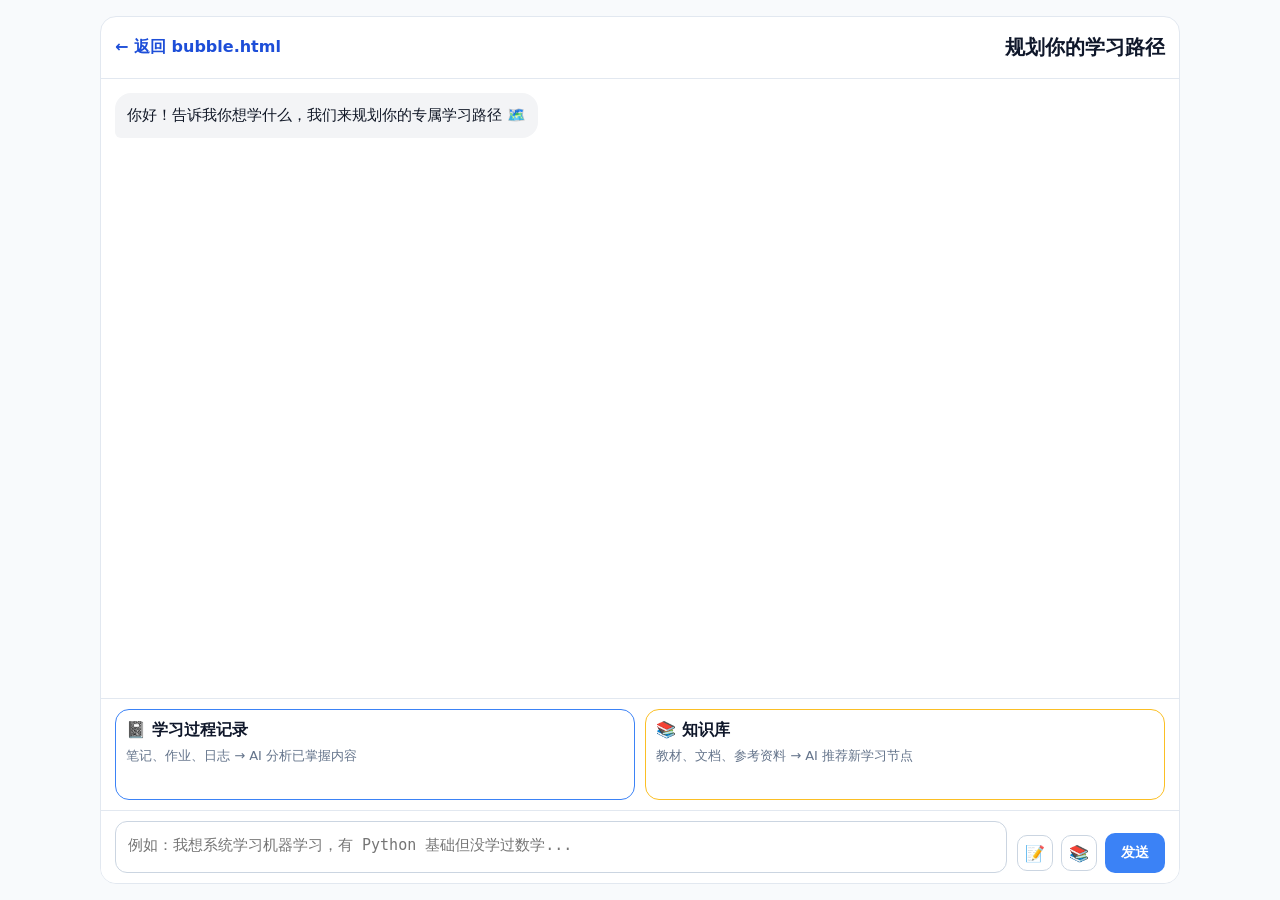
<file: templates/consult.html>
<!DOCTYPE html>
<html lang="zh">
<head>
    <meta charset="UTF-8">
    <meta name="viewport" content="width=device-width, initial-scale=1.0">
    <title>规划你的学习路径</title>
    <style>
        * { box-sizing: border-box; }
        body { margin: 0; background: #F8FAFC; color: #0F172A; font-family: system-ui, -apple-system, "Segoe UI", sans-serif; }
        .shell {
            width: min(1080px, 94vw);
            margin: 16px auto;
            height: calc(100vh - 32px);
            display: grid;
            grid-template-rows: auto 1fr auto auto auto;
            border: 1px solid #E2E8F0;
            border-radius: 16px;
            overflow: hidden;
            background: #FFFFFF;
        }
        .topbar {
            min-height: 62px;
            border-bottom: 1px solid #E2E8F0;
            display: flex;
            align-items: center;
            justify-content: space-between;
            padding: 10px 14px;
            gap: 10px;
        }
        .back { color: #1D4ED8; text-decoration: none; font-weight: 600; }
        .title { margin: 0; font-size: 20px; font-weight: 800; }
        .context-tag {
            font-size: 12px;
            color: #1E3A8A;
            background: #EFF6FF;
            border: 1px solid #BFDBFE;
            border-radius: 999px;
            padding: 4px 10px;
        }
        .chat {
            overflow-y: auto;
            padding: 14px;
            display: flex;
            flex-direction: column;
            gap: 10px;
            background: #FFFFFF;
        }
        .row { display: flex; }
        .row.ai { justify-content: flex-start; }
        .row.user { justify-content: flex-end; }
        .bubble-wrap { max-width: 78%; }
        .bubble {
            position: relative;
            border-radius: 16px;
            padding: 10px 12px;
            font-size: 15px;
            line-height: 1.65;
            white-space: pre-wrap;
            word-break: break-word;
        }
        .bubble.ai { background: #F3F4F6; color: #111827; border-bottom-left-radius: 6px; }
        .bubble.user { background: #3B82F6; color: #FFFFFF; border-bottom-right-radius: 6px; }
        .cursor {
            display: inline-block;
            width: 2px;
            height: 1em;
            background: #3B82F6;
            vertical-align: text-bottom;
            margin-left: 2px;
            animation: blink 1s infinite;
        }
        @keyframes blink { 0%,45%{opacity:1;} 55%,100%{opacity:0;} }
        .bubble-actions { margin-top: 6px; display: none; gap: 8px; }
        .bubble-actions.show { display: flex; animation: fadeIn .25s ease; }
        .mini-btn {
            border: 1px solid #E2E8F0;
            border-radius: 8px;
            background: #FFFFFF;
            color: #475569;
            font-size: 12px;
            padding: 4px 8px;
            cursor: pointer;
        }
        .upload-zone {
            border-top: 1px solid #E2E8F0;
            border-bottom: 1px solid #E2E8F0;
            padding: 10px 14px;
            display: grid;
            grid-template-columns: 1fr 1fr;
            gap: 10px;
        }
        .upload-card { border-radius: 14px; padding: 10px; background: #FFFFFF; }
        .upload-card.blue { border: 1px solid #3B82F6; }
        .upload-card.yellow { border: 1px solid #FBBF24; }
        .upload-title { margin: 0 0 6px; font-size: 16px; font-weight: 800; }
        .upload-tip { margin: 0; color: #64748B; font-size: 13px; }
        .file-name { margin-top: 6px; color: #0F172A; font-size: 12px; min-height: 18px; }
        .composer {
            padding: 10px 14px;
            display: grid;
            grid-template-columns: 1fr auto;
            gap: 10px;
            align-items: end;
            background: #FFFFFF;
        }
        #input {
            min-height: 52px;
            max-height: 180px;
            resize: none;
            border: 1px solid #CBD5E1;
            border-radius: 12px;
            padding: 12px;
            font-size: 15px;
            line-height: 1.5;
            outline: none;
        }
        #input:focus { border-color: #3B82F6; box-shadow: 0 0 0 3px rgba(59,130,246,.15); }
        .actions { display: flex; gap: 8px; align-items: center; }
        .send-btn {
            border: none;
            border-radius: 10px;
            background: #3B82F6;
            color: #FFFFFF;
            padding: 0 16px;
            height: 40px;
            font-size: 14px;
            font-weight: 700;
            cursor: pointer;
        }
        .send-btn:disabled { opacity: 0.6; cursor: not-allowed; }
        .icon-btn {
            width: 36px;
            height: 36px;
            border-radius: 10px;
            border: 1px solid #CBD5E1;
            background: #FFFFFF;
            cursor: pointer;
            font-size: 16px;
        }
        .gen-wrap {
            padding: 0 14px 12px;
            display: none;
            justify-content: flex-end;
            background: #FFFFFF;
            opacity: 0;
            transform: translateY(10px);
        }
        .gen-wrap.show { display: flex; animation: fadeIn .3s ease forwards; }
        .gen-btn {
            border: none;
            height: 40px;
            border-radius: 10px;
            background: #2563EB;
            color: #FFFFFF;
            padding: 0 16px;
            font-weight: 700;
            cursor: pointer;
        }
        .suggest-group {
            margin-top: 8px;
            display: grid;
            gap: 8px;
        }
        .suggest-card {
            display: grid;
            grid-template-columns: 6px 1fr auto;
            gap: 10px;
            background: #FFFFFF;
            border: 1px solid #E2E8F0;
            border-radius: 12px;
            padding: 10px;
            box-shadow: 0 2px 10px rgba(15, 23, 42, 0.06);
            transition: transform .2s ease, opacity .2s ease;
        }
        .suggest-card.removing { opacity: 0; transform: translateX(24px); }
        .suggest-bar { border-radius: 8px; }
        .suggest-name { margin: 0 0 4px; font-size: 15px; font-weight: 800; display: flex; gap: 8px; align-items: center; flex-wrap: wrap; }
        .type-badge {
            font-size: 11px;
            border-radius: 999px;
            padding: 2px 8px;
            background: #EFF6FF;
            color: #1D4ED8;
            border: 1px solid #BFDBFE;
        }
        .suggest-desc { margin: 0; font-size: 13px; color: #475569; line-height: 1.6; }
        .suggest-actions { display: flex; gap: 8px; align-items: center; }
        .add-btn {
            border: none;
            border-radius: 8px;
            height: 32px;
            padding: 0 10px;
            background: #3B82F6;
            color: #FFFFFF;
            font-size: 12px;
            font-weight: 700;
            cursor: pointer;
        }
        .add-btn:disabled { background: #94A3B8; cursor: not-allowed; }
        .skip-btn {
            border: none;
            background: transparent;
            color: #64748B;
            font-size: 12px;
            cursor: pointer;
        }
        .toast {
            position: fixed;
            right: 18px;
            bottom: 18px;
            background: #16A34A;
            color: #FFFFFF;
            padding: 10px 14px;
            border-radius: 10px;
            font-size: 13px;
            font-weight: 700;
            opacity: 0;
            transform: translateY(6px);
            pointer-events: none;
            transition: opacity .2s ease, transform .2s ease;
            z-index: 50;
        }
        .toast.show { opacity: 1; transform: translateY(0); }
        @keyframes fadeIn { from{opacity:0;transform:translateY(6px);} to{opacity:1;transform:translateY(0);} }
        @media (max-width: 920px) {
            .shell { width: 100vw; height: 100vh; margin: 0; border-radius: 0; }
            .upload-zone { grid-template-columns: 1fr; }
            .composer { grid-template-columns: 1fr; }
            .topbar { flex-wrap: wrap; }
        }
    </style>
</head>
<body>
    <main class="shell">
        <header class="topbar">
            <a id="back-link" class="back" href="/bubble.html">← 返回 bubble.html</a>
            <h1 class="title">规划你的学习路径</h1>
            <div id="context-tag" class="context-tag" style="display:none;"></div>
        </header>

        <section id="chat" class="chat"></section>

        <section class="upload-zone">
            <article class="upload-card blue">
                <h3 class="upload-title">📓 学习过程记录</h3>
                <p class="upload-tip">笔记、作业、日志 → AI 分析已掌握内容</p>
                <div id="record-name" class="file-name"></div>
            </article>
            <article class="upload-card yellow">
                <h3 class="upload-title">📚 知识库</h3>
                <p class="upload-tip">教材、文档、参考资料 → AI 推荐新学习节点</p>
                <div id="knowledge-name" class="file-name"></div>
            </article>
            <input id="record-file" type="file" accept=".txt,.pdf,.md" hidden>
            <input id="knowledge-file" type="file" accept=".txt,.pdf,.md" hidden>
        </section>

        <section class="composer">
            <textarea id="input"></textarea>
            <div class="actions">
                <button id="record-trigger" class="icon-btn" title="上传学习记录">📝</button>
                <button id="knowledge-trigger" class="icon-btn" title="上传知识库">📚</button>
                <button id="send-btn" class="send-btn">发送</button>
            </div>
        </section>

        <div id="gen-wrap" class="gen-wrap">
            <button id="gen-btn" class="gen-btn">生成节点图</button>
        </div>
    </main>
    <div id="toast" class="toast"></div>

    <script>
        const params = new URLSearchParams(window.location.search);
        const pathId = (params.get('path_id') || '').trim();
        const nodeId = (params.get('node_id') || '').trim();
        const isAppendMode = !!pathId;
        const isNodeMode = !!pathId && !!nodeId;
        let pathName = '';
        let nodeName = '';
        let aiCount = 0;
        let lastUserPrompt = '';
        let pendingNodeAdds = [];
        let pendingRecordFile = null;
        let pendingKnowledgeFile = null;
        const chat = document.getElementById('chat');
        const input = document.getElementById('input');
        const sendBtn = document.getElementById('send-btn');
        const backLink = document.getElementById('back-link');
        const contextTag = document.getElementById('context-tag');
        const genWrap = document.getElementById('gen-wrap');
        const genBtn = document.getElementById('gen-btn');
        const recordFile = document.getElementById('record-file');
        const knowledgeFile = document.getElementById('knowledge-file');
        const toast = document.getElementById('toast');

        function autoGrow() {
            input.style.height = '52px';
            input.style.height = `${Math.min(input.scrollHeight, 180)}px`;
        }

        function escapeHtml(text) {
            return String(text)
                .replaceAll('&', '&amp;')
                .replaceAll('<', '&lt;')
                .replaceAll('>', '&gt;')
                .replaceAll('"', '&quot;')
                .replaceAll("'", '&#039;');
        }

        function addBubble(role, text = '') {
            const row = document.createElement('div');
            row.className = `row ${role}`;
            const wrap = document.createElement('div');
            wrap.className = 'bubble-wrap';
            const bubble = document.createElement('div');
            bubble.className = `bubble ${role}`;
            bubble.innerHTML = escapeHtml(text);
            wrap.appendChild(bubble);
            row.appendChild(wrap);
            chat.appendChild(row);
            chat.scrollTop = chat.scrollHeight;
            return { row, wrap, bubble };
        }

        function showToast(text) {
            toast.textContent = text;
            toast.classList.add('show');
            setTimeout(() => {
                toast.classList.remove('show');
            }, 3000);
        }

        function showAiActions(wrap, text, promptForRegenerate) {
            const actions = document.createElement('div');
            actions.className = 'bubble-actions show';
            actions.innerHTML = '<button class="mini-btn">复制</button><button class="mini-btn">重新生成</button>';
            const [copyBtn, regenBtn] = actions.querySelectorAll('.mini-btn');
            copyBtn.addEventListener('click', async () => {
                try {
                    await navigator.clipboard.writeText(text);
                    copyBtn.textContent = '已复制';
                    setTimeout(() => copyBtn.textContent = '复制', 1000);
                } catch (_) {}
            });
            regenBtn.addEventListener('click', async () => {
                await requestAi(promptForRegenerate, false);
            });
            wrap.appendChild(actions);
        }

        function showStaticAiBubble(text) {
            addBubble('ai', text || '');
        }

        async function requestAi(prompt, countAsConversation = true) {
            const ai = addBubble('ai', '');
            sendBtn.disabled = true;
            sendBtn.textContent = '生成中...';
            let finalText = '';
            try {
                ai.bubble.innerHTML = '<span class="cursor"></span>';
                const res = await fetch('/chat_stream', {
                    method: 'POST',
                    headers: { 'Content-Type': 'application/json' },
                    body: JSON.stringify({ query: prompt })
                });
                if (!res.ok || !res.body) {
                    throw new Error('stream failed');
                }
                const reader = res.body.getReader();
                const decoder = new TextDecoder();
                let buffer = '';
                let doneBySignal = false;
                while (true) {
                    const { value, done } = await reader.read();
                    if (done) break;
                    buffer += decoder.decode(value, { stream: true });
                    const events = buffer.split('\n\n');
                    buffer = events.pop() || '';
                    for (const evt of events) {
                        const lines = evt.split('\n');
                        for (const line of lines) {
                            if (!line.startsWith('data: ')) continue;
                            const data = line.slice(6);
                            if (data === '[DONE]') {
                                doneBySignal = true;
                                break;
                            }
                            finalText += data;
                            ai.bubble.innerHTML = `${escapeHtml(finalText)}<span class="cursor"></span>`;
                            chat.scrollTop = chat.scrollHeight;
                        }
                        if (doneBySignal) break;
                    }
                    if (doneBySignal) break;
                }
                ai.bubble.innerHTML = escapeHtml(finalText);
                showAiActions(ai.wrap, finalText, prompt);
                if (countAsConversation) {
                    aiCount += 1;
                    if (aiCount >= 2) genWrap.classList.add('show');
                }
            } catch (_) {
                ai.bubble.textContent = '请求失败，请检查后端服务。';
            } finally {
                sendBtn.disabled = false;
                sendBtn.textContent = '发送';
            }
            return finalText;
        }

        function extractJsonBlock(text) {
            if (!text) return null;
            const match = text.match(/```json\s*([\s\S]*?)\s*```/i);
            if (!match) return null;
            try {
                return JSON.parse(match[1]);
            } catch (_) {
                return null;
            }
        }

        function todayDate() {
            const d = new Date();
            const m = `${d.getMonth() + 1}`.padStart(2, '0');
            const day = `${d.getDate()}`.padStart(2, '0');
            return `${d.getFullYear()}-${m}-${day}`;
        }

        function typeColor(type) {
            if (type === 'core') return '#3B82F6';
            if (type === 'advanced') return '#1D4ED8';
            if (type === 'optional') return '#F59E0B';
            return '#3B82F6';
        }

        function renderSuggestionGroup(anchorRow, suggestions) {
            if (!Array.isArray(suggestions) || !suggestions.length) return;
            const group = document.createElement('div');
            group.className = 'suggest-group';
            suggestions.forEach((item, idx) => {
                const type = item.type || 'prerequisite';
                const card = document.createElement('article');
                card.className = 'suggest-card';
                card.innerHTML = `
                    <div class="suggest-bar" style="background:${typeColor(type)};"></div>
                    <div>
                        <h4 class="suggest-name">
                            <span>${escapeHtml(item.label || '未命名节点')}</span>
                            <span class="type-badge">${escapeHtml(type)}</span>
                        </h4>
                        <p class="suggest-desc">${escapeHtml(item.description || '')}</p>
                        <p class="suggest-desc">推荐理由：${escapeHtml(item.reason || '')}</p>
                    </div>
                    <div class="suggest-actions">
                        <button class="add-btn" type="button">添加到路径</button>
                        <button class="skip-btn" type="button">跳过</button>
                    </div>
                `;
                const addBtn = card.querySelector('.add-btn');
                const skipBtn = card.querySelector('.skip-btn');
                addBtn.addEventListener('click', async () => {
                    const node = {
                        id: `sg_${Date.now()}_${idx}`,
                        label: item.label || '新增节点',
                        type,
                        status: 'notStarted',
                        needsAssessment: true,
                        description: item.description || ''
                    };
                    if (pathId) {
                        const res = await fetch('/save_path', {
                            method: 'POST',
                            headers: { 'Content-Type': 'application/json' },
                            body: JSON.stringify({ path_id: pathId, append_node: node })
                        });
                        if (!res.ok) return;
                    } else {
                        pendingNodeAdds.push(node);
                    }
                    addBtn.disabled = true;
                    addBtn.textContent = '✓ 已添加';
                });
                skipBtn.addEventListener('click', () => {
                    card.classList.add('removing');
                    setTimeout(() => card.remove(), 220);
                });
                group.appendChild(card);
            });
            anchorRow.insertAdjacentElement('afterend', group);
            chat.scrollTop = chat.scrollHeight;
        }

        function updateModeUI() {
            if (isAppendMode) {
                backLink.href = `/map.html?path_id=${encodeURIComponent(pathId)}`;
            } else {
                backLink.href = '/bubble.html';
            }
            if (isNodeMode && nodeName) {
                contextTag.style.display = 'inline-block';
                contextTag.textContent = `当前节点：${nodeName}`;
            }
            if (isNodeMode) {
                input.placeholder = '你可以讲讲你做过的实践、理解的要点或目前卡住的问题...';
            } else if (isAppendMode) {
                input.placeholder = '想继续深化还是拓展新方向？';
            } else {
                input.placeholder = '例如：我想系统学习机器学习，有 Python 基础但没学过数学...';
            }
        }

        function buildOpening() {
            if (isNodeMode) {
                return `我们来聊聊「${nodeName || '当前节点'}」，你目前对这个概念了解到什么程度？`;
            }
            if (isAppendMode) {
                return `你目前在学${pathName || '这条路径'}，想继续深化这条路径，还是拓展新方向？`;
            }
            return '你好！告诉我你想学什么，我们来规划你的专属学习路径 🗺️';
        }

        async function readFileText(file) {
            if (!file) return '';
            return await new Promise((resolve, reject) => {
                const reader = new FileReader();
                reader.onload = () => resolve(String(reader.result || ''));
                reader.onerror = () => reject(new Error('read failed'));
                reader.readAsText(file, 'utf-8');
            });
        }

        async function sendMessage() {
            let text = input.value.trim();
            if (!text && !pendingRecordFile && !pendingKnowledgeFile) return;
            if (!text && pendingRecordFile) text = '请分析我上传的学习记录';
            if (!text && pendingKnowledgeFile) text = '请分析我上传的知识库文档';
            addBubble('user', text);
            input.value = '';
            autoGrow();
            let prompt = text;
            if (isNodeMode && nodeName) prompt = `当前学习节点：${nodeName}\n${prompt}`;

            if (pendingRecordFile) {
                const file = pendingRecordFile;
                pendingRecordFile = null;
                document.getElementById('record-name').textContent = '';
                let fileText = '';
                try {
                    fileText = await readFileText(file);
                } catch (_) {
                    fileText = '';
                }
                const systemAppend = '分析以下学习记录，判断用户对各知识节点的掌握程度。在正常回复末尾，另起一行附加如下 JSON 块：\n```json\n{"updates":[{"node_id":"...","new_status":"mastered|learning|notStarted"}]}\n```';
                prompt = `${prompt}\n\n${systemAppend}\n\n学习记录文件名：${file.name}\n学习记录内容：\n${fileText}`;
                lastUserPrompt = prompt;
                const full = await requestAi(prompt, true);
                const parsed = extractJsonBlock(full);
                const updates = Array.isArray(parsed?.updates) ? parsed.updates : [];
                let okCount = 0;
                for (const item of updates) {
                    const body = {
                        node_id: (item.node_id || '').trim(),
                        new_status: (item.new_status || '').trim()
                    };
                    if (!body.node_id || !body.new_status) continue;
                    if (pathId) body.path_id = pathId;
                    const res = await fetch('/update_node_status', {
                        method: 'POST',
                        headers: { 'Content-Type': 'application/json' },
                        body: JSON.stringify(body)
                    });
                    if (res.ok) okCount += 1;
                }
                showToast(`✓ 已更新 ${okCount} 个节点状态`);
                await fetch('/add', {
                    method: 'POST',
                    headers: { 'Content-Type': 'application/json' },
                    body: JSON.stringify({
                        date: todayDate(),
                        title: '上传学习记录并完成 AI 分析',
                        content: `文件：${file.name}`
                    })
                });
                return;
            }

            if (pendingKnowledgeFile) {
                const file = pendingKnowledgeFile;
                pendingKnowledgeFile = null;
                document.getElementById('knowledge-name').textContent = '';
                let fileText = '';
                try {
                    fileText = await readFileText(file);
                } catch (_) {
                    fileText = '';
                }
                const systemAppend = '从以下知识库文档提取 3-6 个适合作为学习节点的知识点。在正常回复末尾附加 JSON 块：\n```json\n{"suggestions":[{"label":"节点名","type":"prerequisite|core|advanced|optional","description":"一句话描述","reason":"推荐理由（15字内）"}]}\n```';
                prompt = `${prompt}\n\n${systemAppend}\n\n知识库文件名：${file.name}\n知识库内容：\n${fileText}`;
                lastUserPrompt = prompt;
                const before = chat.lastElementChild;
                const full = await requestAi(prompt, true);
                const parsed = extractJsonBlock(full);
                const suggestions = Array.isArray(parsed?.suggestions) ? parsed.suggestions : [];
                const latestAiRow = chat.lastElementChild && chat.lastElementChild !== before ? chat.lastElementChild : null;
                if (latestAiRow) renderSuggestionGroup(latestAiRow, suggestions);
                return;
            }

            lastUserPrompt = prompt;
            await requestAi(prompt, true);
        }

        function remapAndMerge(baseNodes, baseEdges, generated) {
            const used = new Set(baseNodes.map((n) => n.id));
            const idMap = {};
            const appendedNodes = [];
            (generated.nodes || []).forEach((n, idx) => {
                let nid = n.id || `n${baseNodes.length + idx + 1}`;
                while (used.has(nid)) {
                    nid = `n${baseNodes.length + appendedNodes.length + 1}`;
                }
                used.add(nid);
                idMap[n.id] = nid;
                appendedNodes.push({ ...n, id: nid });
            });
            const appendedEdges = (generated.edges || [])
                .map((e) => ({ from: idMap[e.from], to: idMap[e.to] }))
                .filter((e) => e.from && e.to);
            return {
                nodes: [...baseNodes, ...appendedNodes],
                edges: [...baseEdges, ...appendedEdges]
            };
        }

        async function generatePath() {
            genBtn.disabled = true;
            genBtn.textContent = '生成中...';
            try {
                const description = (lastUserPrompt || '请根据对话生成学习路径').slice(0, 4000);
                const genRes = await fetch('/generate_path', {
                    method: 'POST',
                    headers: { 'Content-Type': 'application/json' },
                    body: JSON.stringify({ description, path_id: pathId || undefined })
                });
                const generated = await genRes.json();
                if (!genRes.ok) return;
                if (!isAppendMode) {
                    const saveRes = await fetch('/save_path', {
                        method: 'POST',
                        headers: { 'Content-Type': 'application/json' },
                        body: JSON.stringify({
                            title: generated.title || '学习路径',
                            nodes: generated.nodes || [],
                            edges: generated.edges || []
                        })
                    });
                    const saved = await saveRes.json();
                    if (saveRes.ok && saved.path_id) {
                        for (const node of pendingNodeAdds) {
                            await fetch('/save_path', {
                                method: 'POST',
                                headers: { 'Content-Type': 'application/json' },
                                body: JSON.stringify({ path_id: saved.path_id, append_node: node })
                            });
                        }
                        window.location.href = `/map.html?path_id=${encodeURIComponent(saved.path_id)}`;
                    }
                } else {
                    const currentRes = await fetch(`/get_path/${encodeURIComponent(pathId)}`);
                    const current = currentRes.ok ? await currentRes.json() : { nodes: [], edges: [], title: pathName || '学习路径' };
                    const merged = remapAndMerge(current.nodes || [], current.edges || [], generated);
                    await fetch('/save_path', {
                        method: 'POST',
                        headers: { 'Content-Type': 'application/json' },
                        body: JSON.stringify({
                            path_id: pathId,
                            title: current.title || generated.title || '学习路径',
                            nodes: merged.nodes,
                            edges: merged.edges
                        })
                    });
                    window.location.href = `/map.html?path_id=${encodeURIComponent(pathId)}`;
                }
            } finally {
                genBtn.disabled = false;
                genBtn.textContent = '生成节点图';
            }
        }

        async function init() {
            if (isAppendMode) {
                try {
                    const res = await fetch(`/get_path/${encodeURIComponent(pathId)}`);
                    if (res.ok) {
                        const data = await res.json();
                        pathName = data.title || '';
                        if (isNodeMode) {
                            const target = (data.nodes || []).find((n) => n.id === nodeId);
                            nodeName = target ? target.label : nodeId;
                        }
                    }
                } catch (_) {}
            }
            updateModeUI();
            showStaticAiBubble(buildOpening());
        }

        input.addEventListener('input', autoGrow);
        input.addEventListener('keydown', (e) => {
            if (e.key === 'Enter' && !e.shiftKey) {
                e.preventDefault();
                sendMessage();
            }
        });
        document.getElementById('send-btn').addEventListener('click', sendMessage);
        document.getElementById('record-trigger').addEventListener('click', () => recordFile.click());
        document.getElementById('knowledge-trigger').addEventListener('click', () => knowledgeFile.click());
        recordFile.addEventListener('change', async (e) => {
            const f = e.target.files && e.target.files[0];
            if (!f) return;
            document.getElementById('record-name').textContent = `已选择：${f.name}`;
            pendingRecordFile = f;
            pendingKnowledgeFile = null;
            document.getElementById('knowledge-name').textContent = '';
        });
        knowledgeFile.addEventListener('change', async (e) => {
            const f = e.target.files && e.target.files[0];
            if (!f) return;
            document.getElementById('knowledge-name').textContent = `已选择：${f.name}`;
            pendingKnowledgeFile = f;
            pendingRecordFile = null;
            document.getElementById('record-name').textContent = '';
        });
        genBtn.addEventListener('click', generatePath);
        autoGrow();
        init();
    </script>
</body>
</html>
</file>
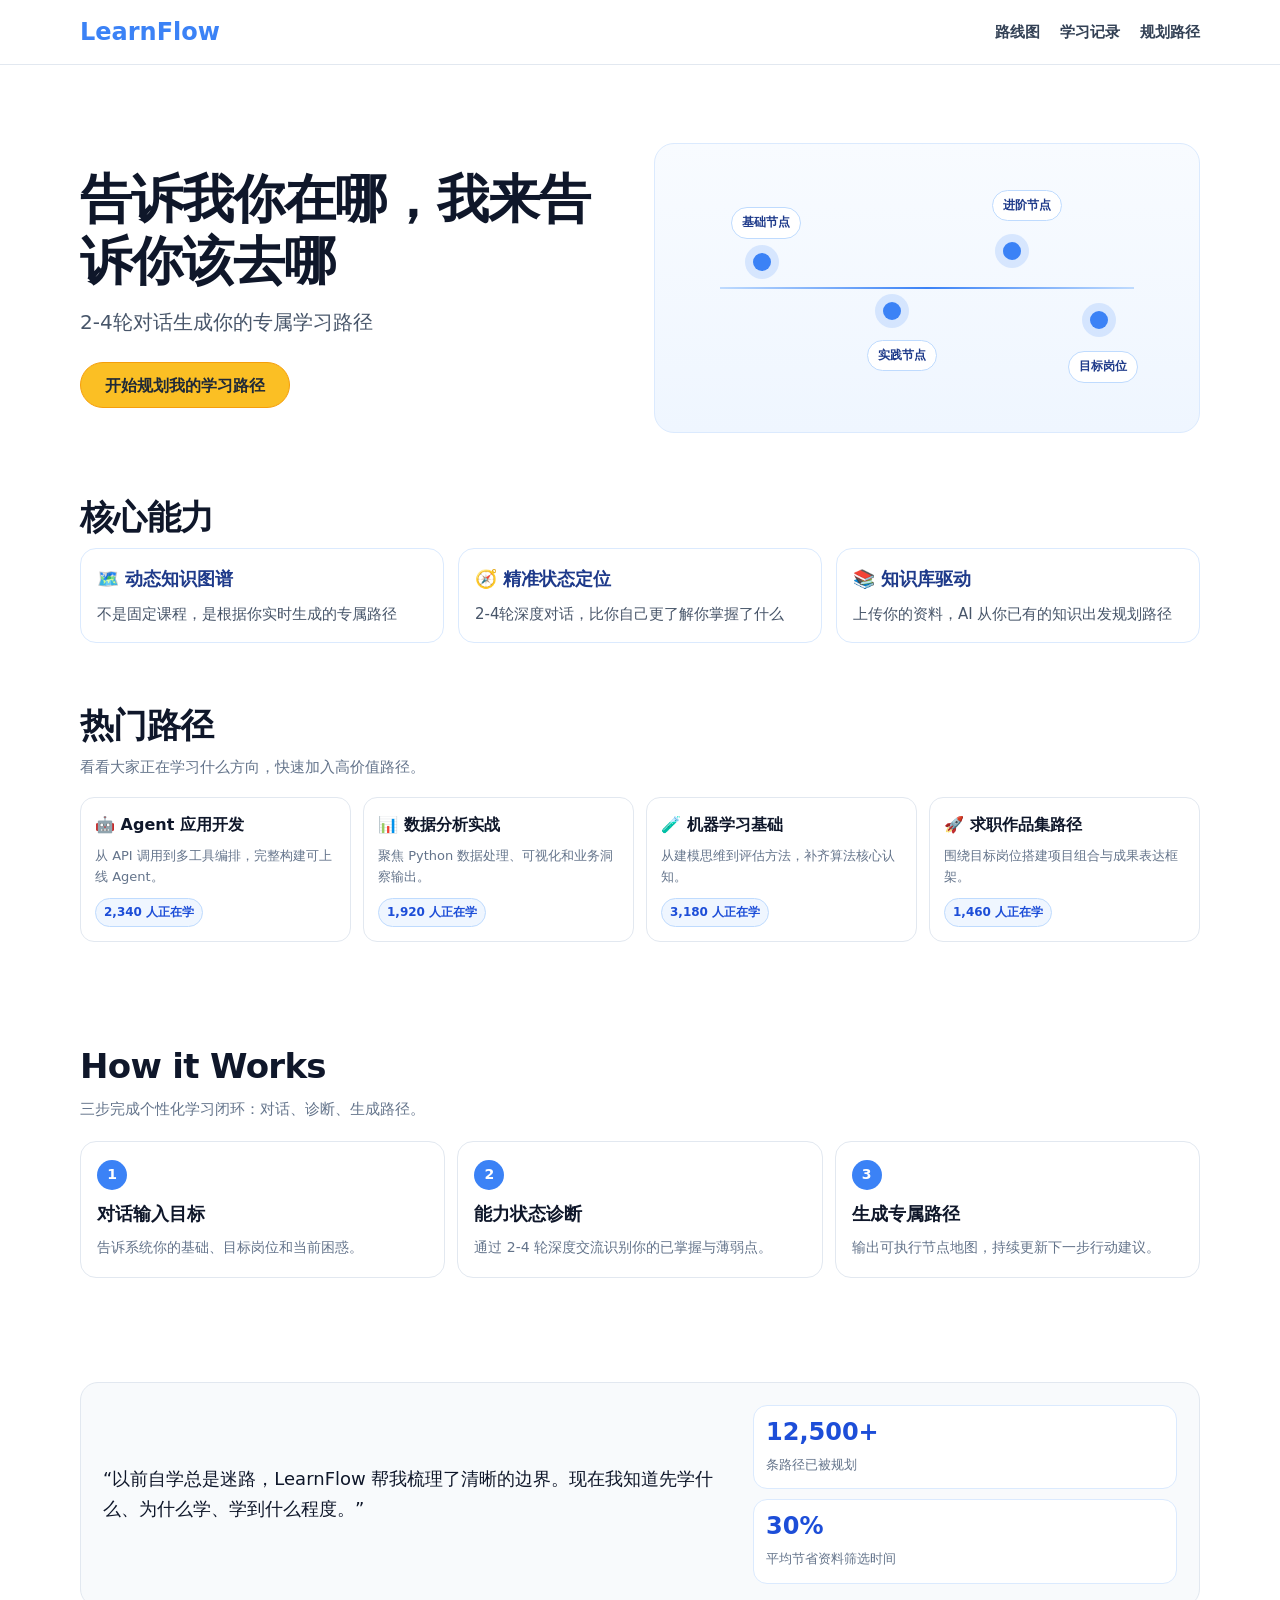
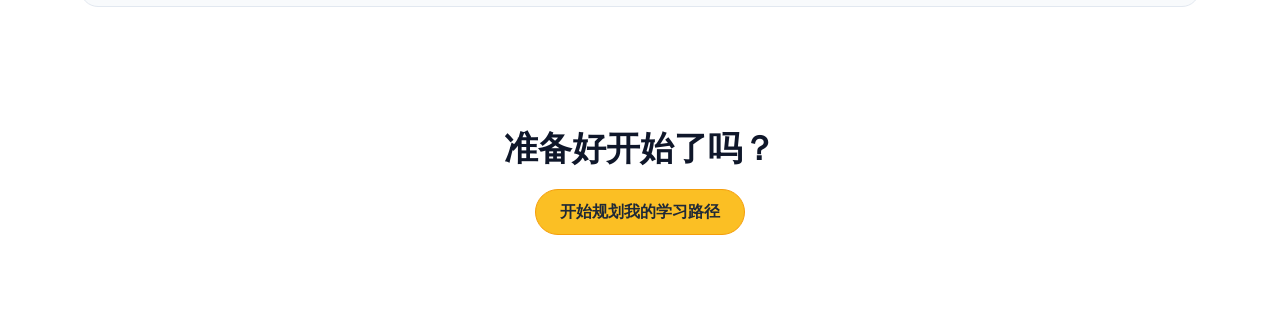
<file: templates/landing.html>
<!DOCTYPE html>
<html lang="zh">
<head>
    <meta charset="UTF-8">
    <meta name="viewport" content="width=device-width, initial-scale=1.0">
    <title>LearnFlow · 人人可用的学习成长助手</title>
    <link rel="stylesheet" href="/static/css/design-tokens.css">
    <style>
        * { box-sizing: border-box; }
        body {
            margin: 0;
            background: #FFFFFF;
            color: #0F172A;
            font-family: system-ui, -apple-system, "Segoe UI", sans-serif;
            line-height: 1.6;
        }
        a { color: inherit; text-decoration: none; }
        .container {
            width: min(1120px, 92vw);
            margin: 0 auto;
        }
        .nav {
            border-bottom: 1px solid #E2E8F0;
            background: #FFFFFF;
        }
        .nav-inner {
            min-height: 64px;
            display: flex;
            justify-content: space-between;
            align-items: center;
            gap: 16px;
        }
        .brand {
            font-size: 24px;
            font-weight: 800;
            color: #3B82F6;
        }
        .nav-links {
            display: flex;
            gap: 20px;
            align-items: center;
            font-size: 15px;
        }
        .nav-links a {
            color: #334155;
            font-weight: 600;
        }
        .nav-links a:hover {
            color: #3B82F6;
        }
        .main {
            padding-bottom: 64px;
        }
        .section {
            padding: 52px 0;
        }
        .section-title {
            margin: 0 0 10px;
            font-size: clamp(24px, 3vw, 34px);
            line-height: 1.2;
            letter-spacing: -0.02em;
        }
        .section-sub {
            margin: 0;
            color: #64748B;
            font-size: 15px;
        }
        .hero {
            padding: 78px 0 56px;
            display: grid;
            grid-template-columns: 1fr 1fr;
            gap: 28px;
            align-items: center;
        }
        .hero h1 {
            margin: 0 0 14px;
            color: #0F172A;
            font-size: clamp(30px, 5vw, 52px);
            line-height: 1.2;
            letter-spacing: -0.02em;
        }
        .hero p {
            margin: 0 auto 28px;
            color: #475569;
            font-size: clamp(16px, 2.5vw, 20px);
            max-width: 640px;
        }
        .hero-left p {
            margin: 0 0 24px;
        }
        .hero-cta {
            display: inline-flex;
            align-items: center;
            justify-content: center;
            min-height: 46px;
            border-radius: 999px;
            padding: 0 24px;
            background: #FBBF24;
            color: #1F2937;
            font-weight: 700;
            border: 1px solid #F59E0B;
            transition: transform 0.2s ease, box-shadow 0.2s ease, background 0.2s ease;
        }
        .hero-cta:hover {
            background: #F59E0B;
            transform: translateY(-1px);
            box-shadow: 0 8px 20px rgba(245, 158, 11, 0.25);
        }
        .hero-art {
            border: 1px solid #DBEAFE;
            background: linear-gradient(180deg, #F8FBFF, #EFF6FF);
            border-radius: 20px;
            min-height: 290px;
            position: relative;
            overflow: hidden;
        }
        .hero-art-line {
            position: absolute;
            left: 12%;
            right: 12%;
            top: 50%;
            height: 2px;
            background: linear-gradient(90deg, #BFDBFE, #3B82F6, #BFDBFE);
            transform: translateY(-50%);
        }
        .hero-art-dot {
            position: absolute;
            width: 18px;
            height: 18px;
            border-radius: 50%;
            background: #3B82F6;
            box-shadow: 0 0 0 8px rgba(59, 130, 246, 0.16);
            animation: pulse 1.8s ease-in-out infinite;
        }
        .hero-art-dot.a { left: 18%; top: 38%; animation-delay: 0s; }
        .hero-art-dot.b { left: 42%; top: 55%; animation-delay: .3s; }
        .hero-art-dot.c { left: 64%; top: 34%; animation-delay: .6s; }
        .hero-art-dot.d { left: 80%; top: 58%; animation-delay: .9s; }
        .hero-art-label {
            position: absolute;
            font-size: 12px;
            padding: 5px 10px;
            border-radius: 999px;
            border: 1px solid #BFDBFE;
            background: #FFFFFF;
            color: #1E3A8A;
            font-weight: 700;
            animation: float 3s ease-in-out infinite;
        }
        .hero-art-label.l1 { left: 14%; top: 22%; }
        .hero-art-label.l2 { left: 39%; top: 68%; animation-delay: .4s; }
        .hero-art-label.l3 { left: 62%; top: 16%; animation-delay: .8s; }
        .hero-art-label.l4 { left: 76%; top: 72%; animation-delay: 1.2s; }
        @keyframes pulse {
            0% { transform: scale(1); box-shadow: 0 0 0 0 rgba(59, 130, 246, 0.2); }
            70% { transform: scale(1.05); box-shadow: 0 0 0 10px rgba(59, 130, 246, 0); }
            100% { transform: scale(1); box-shadow: 0 0 0 0 rgba(59, 130, 246, 0); }
        }
        @keyframes float {
            0%,100% { transform: translateY(0); }
            50% { transform: translateY(-6px); }
        }
        .features {
            padding: 8px 0 10px;
        }
        .feature-grid {
            display: grid;
            grid-template-columns: repeat(3, minmax(0, 1fr));
            gap: 14px;
        }
        .card {
            border: 1px solid #DBEAFE;
            border-radius: 16px;
            padding: 16px;
            background: #FFFFFF;
        }
        .card h3 {
            margin: 0 0 8px;
            color: #1E3A8A;
            font-size: 18px;
        }
        .card p {
            margin: 0;
            color: #475569;
            font-size: 15px;
        }
        .paths-grid {
            margin-top: 18px;
            display: grid;
            grid-template-columns: repeat(4, minmax(0, 1fr));
            gap: 12px;
        }
        .path-card {
            border: 1px solid #E2E8F0;
            border-radius: 14px;
            padding: 14px;
            background: #FFFFFF;
        }
        .path-card h4 {
            margin: 0 0 8px;
            font-size: 16px;
            color: #0F172A;
        }
        .path-card p {
            margin: 0 0 10px;
            font-size: 13px;
            color: #64748B;
        }
        .learn-count {
            display: inline-block;
            background: #EFF6FF;
            border: 1px solid #BFDBFE;
            color: #1D4ED8;
            border-radius: 999px;
            padding: 4px 8px;
            font-size: 12px;
            font-weight: 700;
        }
        .steps {
            margin-top: 20px;
            display: grid;
            grid-template-columns: repeat(3, minmax(0, 1fr));
            gap: 12px;
        }
        .step {
            border: 1px solid #E2E8F0;
            border-radius: 16px;
            padding: 18px 16px;
            background: #FFFFFF;
        }
        .step-no {
            width: 30px;
            height: 30px;
            border-radius: 50%;
            background: #3B82F6;
            color: #FFFFFF;
            font-size: 14px;
            font-weight: 700;
            display: grid;
            place-items: center;
            margin-bottom: 10px;
        }
        .step h4 {
            margin: 0 0 8px;
            font-size: 18px;
        }
        .step p {
            margin: 0;
            color: #64748B;
            font-size: 14px;
        }
        .proof {
            border: 1px solid #E2E8F0;
            border-radius: 18px;
            background: #F8FAFC;
            padding: 22px;
            display: grid;
            grid-template-columns: 1.2fr .8fr;
            gap: 14px;
            align-items: center;
        }
        .quote {
            margin: 0;
            font-size: 18px;
            color: #0F172A;
            line-height: 1.7;
        }
        .stats {
            display: grid;
            gap: 10px;
        }
        .stat {
            border: 1px solid #DBEAFE;
            border-radius: 14px;
            background: #FFFFFF;
            padding: 12px;
        }
        .stat strong {
            display: block;
            font-size: 24px;
            color: #1D4ED8;
            line-height: 1.2;
            margin-bottom: 4px;
        }
        .stat span {
            font-size: 13px;
            color: #64748B;
        }
        .bottom-cta {
            text-align: center;
            padding: 62px 0 12px;
        }
        .bottom-cta h3 {
            margin: 0 0 14px;
            font-size: clamp(24px, 3vw, 34px);
        }
        @media (max-width: 900px) {
            .nav-inner {
                min-height: auto;
                padding: 14px 0;
                flex-direction: column;
                align-items: flex-start;
            }
            .nav-links {
                width: 100%;
                justify-content: space-between;
                gap: 10px;
                flex-wrap: wrap;
            }
            .feature-grid {
                grid-template-columns: 1fr;
            }
            .paths-grid {
                grid-template-columns: 1fr;
            }
            .steps {
                grid-template-columns: 1fr;
            }
            .proof {
                grid-template-columns: 1fr;
            }
            .hero {
                padding: 64px 0 48px;
                grid-template-columns: 1fr;
            }
        }
    </style>
</head>
<body>
    <header class="nav">
        <div class="container nav-inner">
            <a class="brand" href="/landing.html">LearnFlow</a>
            <nav class="nav-links">
                <a href="/bubble.html">路线图</a>
                <a href="/tracker.html">学习记录</a>
                <a href="/consult.html">规划路径</a>
            </nav>
        </div>
    </header>

    <main class="container main">
        <section class="hero">
            <div class="hero-left">
                <h1>告诉我你在哪，我来告诉你该去哪</h1>
                <p>2-4轮对话生成你的专属学习路径</p>
                <a class="hero-cta" href="/bubble.html">开始规划我的学习路径</a>
            </div>
            <div class="hero-art" aria-hidden="true">
                <div class="hero-art-line"></div>
                <span class="hero-art-dot a"></span>
                <span class="hero-art-dot b"></span>
                <span class="hero-art-dot c"></span>
                <span class="hero-art-dot d"></span>
                <span class="hero-art-label l1">基础节点</span>
                <span class="hero-art-label l2">实践节点</span>
                <span class="hero-art-label l3">进阶节点</span>
                <span class="hero-art-label l4">目标岗位</span>
            </div>
        </section>

        <section class="features section">
            <h2 class="section-title">核心能力</h2>
            <div class="feature-grid">
                <article class="card">
                    <h3>🗺️ 动态知识图谱</h3>
                    <p>不是固定课程，是根据你实时生成的专属路径</p>
                </article>
                <article class="card">
                    <h3>🧭 精准状态定位</h3>
                    <p>2-4轮深度对话，比你自己更了解你掌握了什么</p>
                </article>
                <article class="card">
                    <h3>📚 知识库驱动</h3>
                    <p>上传你的资料，AI 从你已有的知识出发规划路径</p>
                </article>
            </div>
        </section>

        <section class="section">
            <h2 class="section-title">热门路径</h2>
            <p class="section-sub">看看大家正在学习什么方向，快速加入高价值路径。</p>
            <div class="paths-grid">
                <article class="path-card">
                    <h4>🤖 Agent 应用开发</h4>
                    <p>从 API 调用到多工具编排，完整构建可上线 Agent。</p>
                    <span class="learn-count">2,340 人正在学</span>
                </article>
                <article class="path-card">
                    <h4>📊 数据分析实战</h4>
                    <p>聚焦 Python 数据处理、可视化和业务洞察输出。</p>
                    <span class="learn-count">1,920 人正在学</span>
                </article>
                <article class="path-card">
                    <h4>🧪 机器学习基础</h4>
                    <p>从建模思维到评估方法，补齐算法核心认知。</p>
                    <span class="learn-count">3,180 人正在学</span>
                </article>
                <article class="path-card">
                    <h4>🚀 求职作品集路径</h4>
                    <p>围绕目标岗位搭建项目组合与成果表达框架。</p>
                    <span class="learn-count">1,460 人正在学</span>
                </article>
            </div>
        </section>

        <section class="section">
            <h2 class="section-title">How it Works</h2>
            <p class="section-sub">三步完成个性化学习闭环：对话、诊断、生成路径。</p>
            <div class="steps">
                <article class="step">
                    <div class="step-no">1</div>
                    <h4>对话输入目标</h4>
                    <p>告诉系统你的基础、目标岗位和当前困惑。</p>
                </article>
                <article class="step">
                    <div class="step-no">2</div>
                    <h4>能力状态诊断</h4>
                    <p>通过 2-4 轮深度交流识别你的已掌握与薄弱点。</p>
                </article>
                <article class="step">
                    <div class="step-no">3</div>
                    <h4>生成专属路径</h4>
                    <p>输出可执行节点地图，持续更新下一步行动建议。</p>
                </article>
            </div>
        </section>

        <section class="section">
            <div class="proof">
                <blockquote class="quote">“以前自学总是迷路，LearnFlow 帮我梳理了清晰的边界。现在我知道先学什么、为什么学、学到什么程度。”</blockquote>
                <div class="stats">
                    <div class="stat">
                        <strong>12,500+</strong>
                        <span>条路径已被规划</span>
                    </div>
                    <div class="stat">
                        <strong>30%</strong>
                        <span>平均节省资料筛选时间</span>
                    </div>
                </div>
            </div>
        </section>

        <section class="bottom-cta">
            <h3>准备好开始了吗？</h3>
            <a class="hero-cta" href="/bubble.html">开始规划我的学习路径</a>
        </section>
    </main>
</body>
</html>
</file>
<file: static/css/design-tokens.css>
:root {
    --color-bg: #FAFAFA;
    --color-surface: #FFFFFF;
    --color-card: #FFFFFF;
    --color-border: #E5E7EB;
    --color-brand-200: #BFDBFE;
    --color-brand-500: #3B82F6;
    --color-brand-600: #1D4ED8;
    --color-brand-700: #1E40AF;
    --color-brand-light: #EFF6FF;
    --color-accent: #FBBF24;
    --color-accent-light: #FEF9C3;
    --color-text: #1A1A2E;
    --color-text-muted: #6B7280;

    --font-h1: 56px;
    --font-h2: 40px;
    --font-h3: 30px;
    --font-h4: 24px;
    --font-body: 16px;
    --font-caption: 12px;

    --space-4: 4px;
    --space-8: 8px;
    --space-12: 12px;
    --space-16: 16px;
    --space-24: 24px;
    --space-32: 32px;
    --space-48: 48px;

    --radius-sm: 8px;
    --radius-md: 16px;
    --radius-lg: 24px;
    --radius-full: 9999px;

    --shadow-light: 0 2px 10px rgba(17, 24, 39, 0.06);
    --shadow-medium: 0 8px 24px rgba(17, 24, 39, 0.12);
    --shadow-heavy: 0 16px 44px rgba(17, 24, 39, 0.18);

    --motion-fast: 160ms;
    --motion-normal: 240ms;
    --motion-slow: 420ms;
    --ease-standard: cubic-bezier(0.2, 0, 0, 1);
    --ease-emphasized: cubic-bezier(0.2, 0.8, 0.2, 1);
}
</file>
